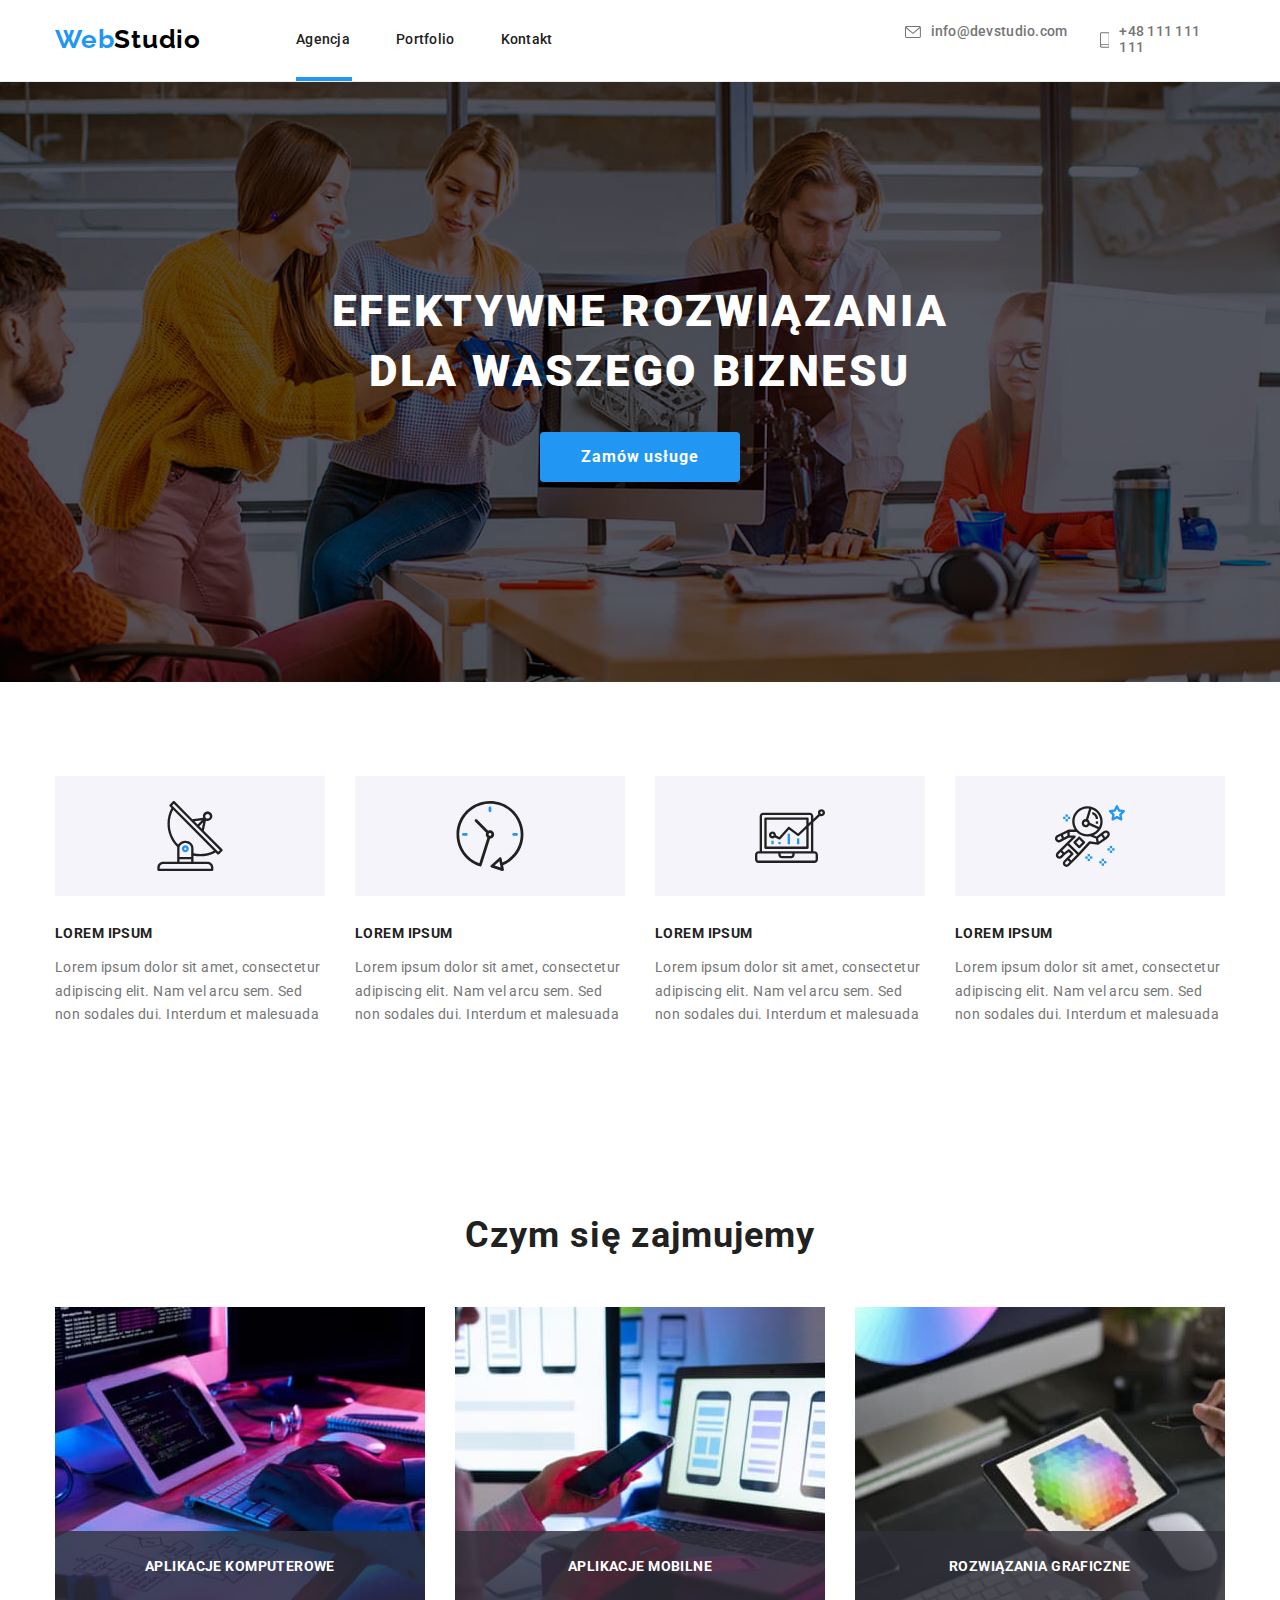
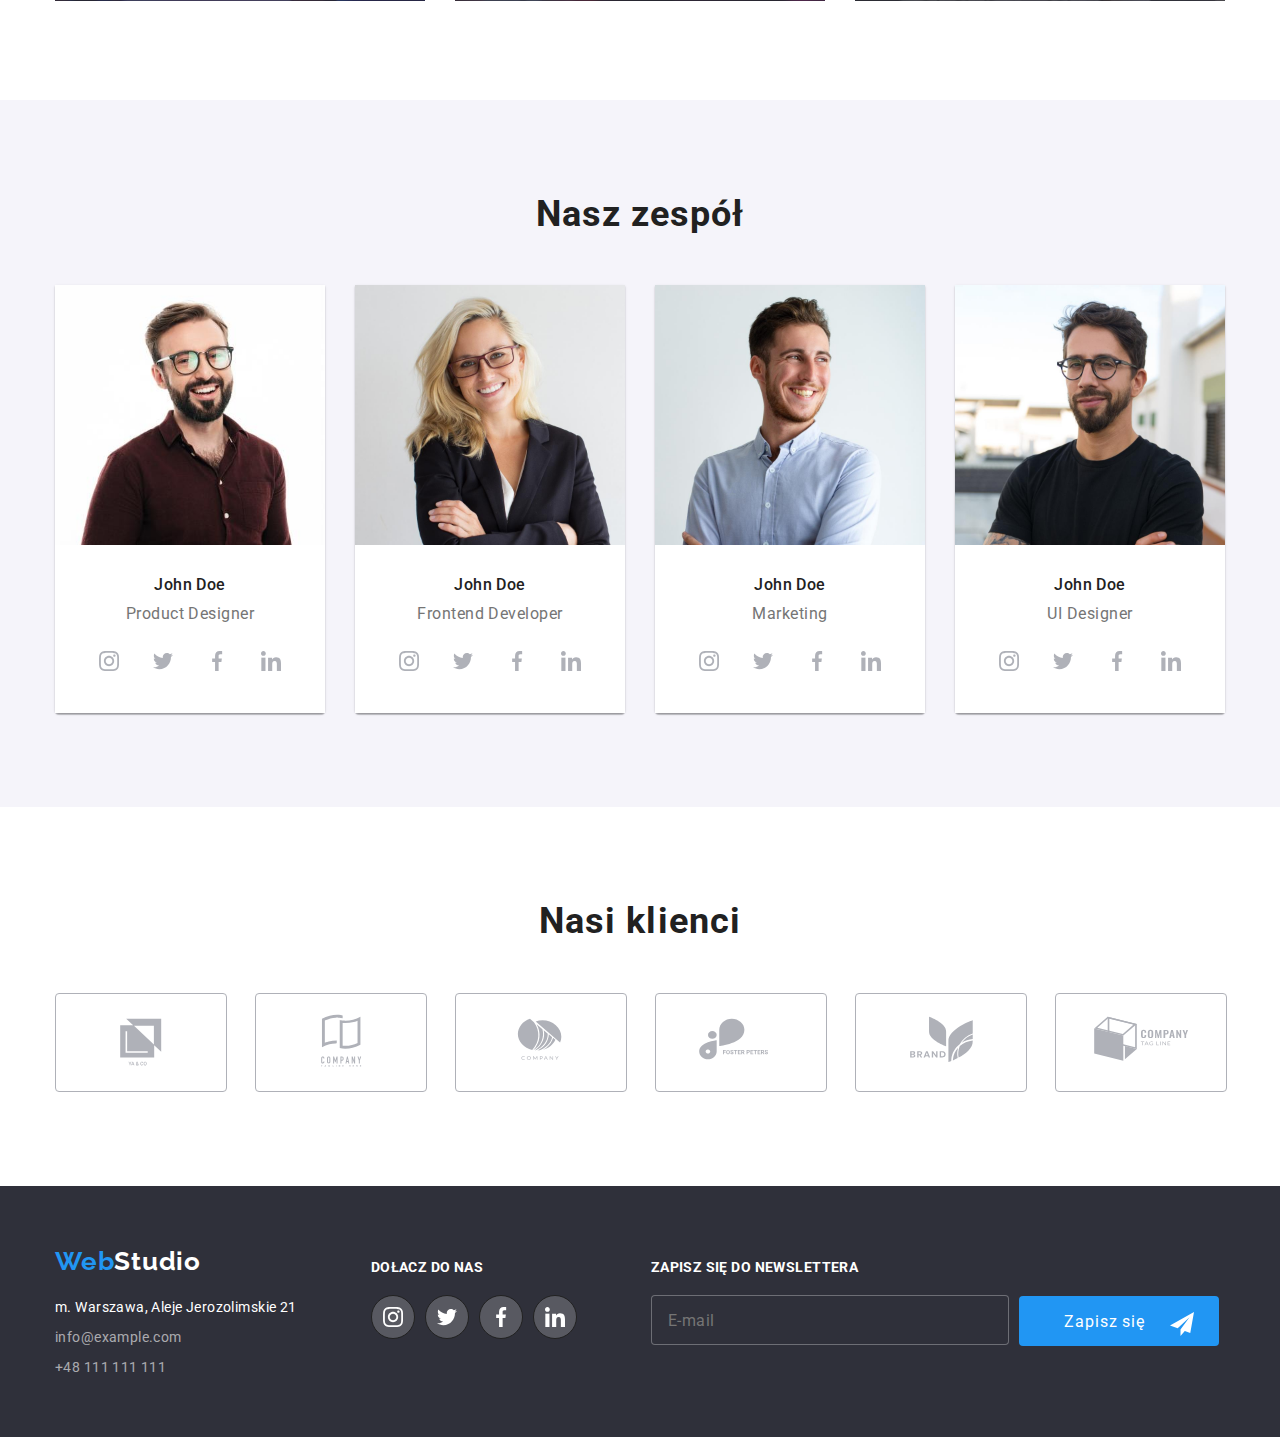
<file: index.html>
<!DOCTYPE html>
<html lang="pl">
  <head>
    <meta charset="UTF-8" />
    <meta http-equiv="X-UA-Compatible" content="IE=edge" />
    <meta name="viewport" content="width=device-width, initial-scale=1.0" />
    <title>Studio</title>
    <link rel="preconnect" href="https://fonts.googleapis.com" />
    <link rel="preconnect" href="https://fonts.gstatic.com" crossorigin />
    <link rel="stylesheet" href="./css/modern-normalize.css" />
    <link
      href="https://fonts.googleapis.com/css2?family=Raleway:wght@700&family=Roboto:wght@400;500;700;900&display=swap"
      rel="stylesheet"
    />
    <link href="./css/main.min.css" rel="stylesheet" />
  </head>
  <body>
    <header class="menu">
      <div class="container">
        <div class="nav-bar">
          <a class="logo" href="index.html"
            ><span class="logo__first-word">Web</span
            ><span class="logo__second-word">Studio</span></a
          >
          <nav class="main-nav">
            <ul class="main-nav__list">
              <li class="main-nav__item">
                <a class="main-nav__link-nav index" href="index.html"
                  >Agencja</a
                >
              </li>
              <li class="main-nav__item">
                <a class="main-nav__link-nav" href="portfolio.html"
                  >Portfolio</a
                >
              </li>
              <li class="main-nav__item">
                <a class="main-nav__link-nav" href="#">Kontakt</a>
              </li>
            </ul>
          </nav>
        </div>
        <ul class="contacts">
          <li class="contacts__item">
            <a class="contacts__link" href="mailto:info@devstudio.com">
              <svg width="16" height="12">
                <use href="./images/icons.svg#icon-envelope"></use>
              </svg>
              info@devstudio.com</a
            >
          </li>
          <li class="contacts__item">
            <a class="contacts__link" href="tel:+48111111111">
              <svg width="10" height="16">
                <use href="./images/icons.svg#icon-smartphone"></use>
              </svg>
              +48 111 111 111</a
            >
          </li>
        </ul>
      </div>
    </header>
    <main>
      <section class="section main-box">
        <div class="container">
          <h1 class="main-box__baner">
            EFEKTYWNE ROZWIĄZANIA DLA WASZEGO BIZNESU
          </h1>
          <button class="main-button" type="button" data-modal-open>
            Zamów usługe
          </button>
        </div>
      </section>
      <section class="section features">
        <div class="container">
          <h2 class="hidden-header">Lorem</h2>
          <ul class="feature-pictures">
            <li class="feature-pictures__item">
              <svg width="70" height="70">
                <use href="./images/icons.svg#icon-antenna"></use>
              </svg>
            </li>
            <li class="feature-pictures__item">
              <svg width="70" height="70">
                <use href="./images/icons.svg#icon-clock"></use>
              </svg>
            </li>
            <li class="feature-pictures__item">
              <svg width="70" height="70">
                <use href="./images/icons.svg#icon-diagram"></use>
              </svg>
            </li>
            <li class="feature-pictures__item">
              <svg width="70" height="70">
                <use href="./images/icons.svg#icon-astronaut"></use>
              </svg>
            </li>
          </ul>

          <ul class="feature-list">
            <li class="feature-list__item">
              <h3 class="feature-list__title">LOREM IPSUM</h3>
              <p class="feature-list__description">
                Lorem ipsum dolor sit amet, consectetur adipiscing elit. Nam vel
                arcu sem. Sed non sodales dui. Interdum et malesuada
              </p>
            </li>
            <li class="feature-list__item">
              <h3 class="feature-list__title">LOREM IPSUM</h3>
              <p class="feature-list__description">
                Lorem ipsum dolor sit amet, consectetur adipiscing elit. Nam vel
                arcu sem. Sed non sodales dui. Interdum et malesuada
              </p>
            </li>
            <li class="feature-list__item">
              <h3 class="feature-list__title">LOREM IPSUM</h3>
              <p class="feature-list__description">
                Lorem ipsum dolor sit amet, consectetur adipiscing elit. Nam vel
                arcu sem. Sed non sodales dui. Interdum et malesuada
              </p>
            </li>
            <li class="feature-list__item">
              <h3 class="feature-list__title">LOREM IPSUM</h3>
              <p class="feature-list__description">
                Lorem ipsum dolor sit amet, consectetur adipiscing elit. Nam vel
                arcu sem. Sed non sodales dui. Interdum et malesuada
              </p>
            </li>
          </ul>
        </div>
      </section>

      <section class="section services">
        <div class="container">
          <h2 class="section-title">Czym się zajmujemy</h2>
          <ul class="images-services">
            <li class="images-services__item">
              <div class="images-services__card">
                <img
                  src="./images/box1.jpg"
                  width="370"
                  height="294"
                  alt="programista piszący kod"
                />
                <div class="images-services__name">
                  <p class="images-services__caption">Aplikacje komputerowe</p>
                </div>
              </div>
            </li>
            <li class="images-services__item">
              <div class="images-services__card">
                <img
                  src="./images/box2.jpg"
                  width="370"
                  height="294"
                  alt="tworzenie aplikacji mobilnej"
                />
                <div class="images-services__name">
                  <p class="images-services__caption">Aplikacje mobilne</p>
                </div>
              </div>
            </li>
            <li class="images-services__item">
              <div class="images-services__card">
                <img
                  src="./images/box3.jpg"
                  width="370"
                  height="294"
                  alt="stylowanie kolorów"
                />
                <div class="images-services__name">
                  <p class="images-services__caption">Rozwiązania graficzne</p>
                </div>
              </div>
            </li>
          </ul>
        </div>
      </section>

      <section class="section team">
        <div class="container">
          <h2 class="section-title">Nasz zespół</h2>
          <ul class="photo-team">
            <li class="photo-team__item">
              <figure class="photo-team__card">
                <div class="photo-team__box">
                  <img
                    src="./images/img1.jpg"
                    width="270"
                    height="260"
                    alt="zdjęcie członka zespołu"
                  />
                </div>
                <figcaption class="photo-team__caption">
                  <p class="photo-team__member-name">John Doe</p>
                  <p class="photo-team__member-position">Product Designer</p>
                  <ul class="social-media social-media--team">
                    <li>
                      <div
                        class="social-media__circle social-media__circle--team"
                      >
                        <svg width="20" height="20">
                          <use href="./images/icons.svg#icon-instagram"></use>
                        </svg>
                      </div>
                    </li>
                    <li>
                      <div
                        class="social-media__circle social-media__circle--team"
                      >
                        <svg width="20" height="20">
                          <use href="./images/icons.svg#icon-twitter"></use>
                        </svg>
                      </div>
                    </li>
                    <li>
                      <div
                        class="social-media__circle social-media__circle--team"
                      >
                        <svg width="20" height="20">
                          <use href="./images/icons.svg#icon-facebook"></use>
                        </svg>
                      </div>
                    </li>
                    <li>
                      <div
                        class="social-media__circle social-media__circle--team"
                      >
                        <svg width="20" height="20">
                          <use href="./images/icons.svg#icon-linkedin"></use>
                        </svg>
                      </div>
                    </li>
                  </ul>
                </figcaption>
              </figure>
            </li>
            <li class="photo-team__item">
              <figure class="photo-team__card">
                <div class="photo-team__box">
                  <img
                    src="./images/img2.jpg"
                    width="270"
                    height="260"
                    alt="zdjęcie członka zespołu"
                  />
                </div>
                <figcaption class="photo-team__caption">
                  <p class="photo-team__member-name">John Doe</p>
                  <p class="photo-team__member-position">Frontend Developer</p>
                  <ul class="social-media social-media--team">
                    <li>
                      <div
                        class="social-media__circle social-media__circle--team"
                      >
                        <svg width="20" height="20">
                          <use href="./images/icons.svg#icon-instagram"></use>
                        </svg>
                      </div>
                    </li>
                    <li>
                      <div
                        class="social-media__circle social-media__circle--team"
                      >
                        <svg width="20" height="20">
                          <use href="./images/icons.svg#icon-twitter"></use>
                        </svg>
                      </div>
                    </li>
                    <li>
                      <div
                        class="social-media__circle social-media__circle--team"
                      >
                        <svg width="20" height="20">
                          <use href="./images/icons.svg#icon-facebook"></use>
                        </svg>
                      </div>
                    </li>
                    <li>
                      <div
                        class="social-media__circle social-media__circle--team"
                      >
                        <svg width="20" height="20">
                          <use href="./images/icons.svg#icon-linkedin"></use>
                        </svg>
                      </div>
                    </li>
                  </ul>
                </figcaption>
              </figure>
            </li>
            <li class="photo-team__item">
              <figure class="photo-team__card">
                <div class="photo-team__box">
                  <img
                    src="./images/img3.jpg"
                    width="270"
                    height="260"
                    alt="zdjęcie członka zespołu"
                  />
                </div>
                <figcaption class="photo-team__caption">
                  <p class="photo-team__member-name">John Doe</p>
                  <p class="photo-team__member-position">Marketing</p>
                  <ul class="social-media social-media--team">
                    <li>
                      <div
                        class="social-media__circle social-media__circle--team"
                      >
                        <svg width="20" height="20">
                          <use href="./images/icons.svg#icon-instagram"></use>
                        </svg>
                      </div>
                    </li>
                    <li>
                      <div
                        class="social-media__circle social-media__circle--team"
                      >
                        <svg width="20" height="20">
                          <use href="./images/icons.svg#icon-twitter"></use>
                        </svg>
                      </div>
                    </li>
                    <li>
                      <div
                        class="social-media__circle social-media__circle--team"
                      >
                        <svg width="20" height="20">
                          <use href="./images/icons.svg#icon-facebook"></use>
                        </svg>
                      </div>
                    </li>
                    <li>
                      <div
                        class="social-media__circle social-media__circle--team"
                      >
                        <svg width="20" height="20">
                          <use href="./images/icons.svg#icon-linkedin"></use>
                        </svg>
                      </div>
                    </li>
                  </ul>
                </figcaption>
              </figure>
            </li>
            <li class="photo-team__item">
              <figure class="photo-team__card">
                <div class="photo-team__box">
                  <img
                    src="./images/img4.jpg"
                    width="270"
                    height="260"
                    alt="zdjęcie członka zespołu"
                  />
                </div>
                <figcaption class="photo-team__caption">
                  <p class="photo-team__member-name">John Doe</p>
                  <p class="photo-team__member-position">UI Designer</p>
                  <ul class="social-media social-media--team">
                    <li>
                      <div
                        class="social-media__circle social-media__circle--team"
                      >
                        <svg width="20" height="20">
                          <use href="./images/icons.svg#icon-instagram"></use>
                        </svg>
                      </div>
                    </li>
                    <li>
                      <div
                        class="social-media__circle social-media__circle--team"
                      >
                        <svg width="20" height="20">
                          <use href="./images/icons.svg#icon-twitter"></use>
                        </svg>
                      </div>
                    </li>
                    <li>
                      <div
                        class="social-media__circle social-media__circle--team"
                      >
                        <svg width="20" height="20">
                          <use href="./images/icons.svg#icon-facebook"></use>
                        </svg>
                      </div>
                    </li>
                    <li>
                      <div
                        class="social-media__circle social-media__circle--team"
                      >
                        <svg width="20" height="20">
                          <use href="./images/icons.svg#icon-linkedin"></use>
                        </svg>
                      </div>
                    </li>
                  </ul>
                </figcaption>
              </figure>
            </li>
          </ul>
        </div>
      </section>

      <section class="section">
        <div class="container">
          <h2 class="section-title">Nasi klienci</h2>
          <ul class="our-customers">
            <li class="our-customers__item">
              <svg class="our-customers__logo" width="170" height="92">
                <use href="./images/icons.svg#icon-Client-1"></use>
              </svg>
            </li>
            <li class="our-customers__item">
              <svg class="our-customers__logo" width="170" height="92">
                <use href="./images/icons.svg#icon-Client-2"></use>
              </svg>
            </li>
            <li class="our-customers__item">
              <svg class="our-customers__logo" width="170" height="92">
                <use href="./images/icons.svg#icon-Client-3"></use>
              </svg>
            </li>
            <li class="our-customers__item">
              <svg class="our-customers__logo" width="170" height="92">
                <use href="./images/icons.svg#icon-Client-4"></use>
              </svg>
            </li>
            <li class="our-customers__item">
              <svg class="our-customers__logo" width="170" height="92">
                <use href="./images/icons.svg#icon-Client-5"></use>
              </svg>
            </li>
            <li class="our-customers__item">
              <svg class="our-customers__logo" width="170" height="92">
                <use href="./images/icons.svg#icon-Client-6"></use>
              </svg>
            </li>
          </ul>
        </div>
      </section>
    </main>
    <footer class="contact-info">
      <div class="container">
        <div class="column1">
          <a class="logo" href="index.html"
            ><span class="logo__first-word">Web</span
            ><span class="logo__second-word logo__second-word--footer"
              >Studio</span
            ></a
          >

          <address class="address">m. Warszawa, Aleje Jerozolimskie 21</address>
          <ul class="footer-contact">
            <li class="footer-contact__item">
              <a class="footer-contact__link" href="mailto:info@example.com">
                info@example.com</a
              >
            </li>
            <li class="footer-contact__item">
              <a class="footer-contact__link" href="tel:+48111111111">
                +48 111 111 111</a
              >
            </li>
          </ul>
        </div>
        <div class="column2">
          <p class="social-paragraph">Dołacz do nas</p>
          <ul class="social-media social-media--footer">
            <li>
              <div class="social-media__circle social-media__circle--footer">
                <svg width="20" height="20">
                  <use href="./images/icons.svg#icon-instagram"></use>
                </svg>
              </div>
            </li>
            <li>
              <div class="social-media__circle social-media__circle--footer">
                <svg width="20" height="20">
                  <use href="./images/icons.svg#icon-twitter"></use>
                </svg>
              </div>
            </li>
            <li>
              <div class="social-media__circle social-media__circle--footer">
                <svg width="20" height="20">
                  <use href="./images/icons.svg#icon-facebook"></use>
                </svg>
              </div>
            </li>
            <li>
              <div class="social-media__circle social-media__circle--footer">
                <svg width="20" height="20">
                  <use href="./images/icons.svg#icon-linkedin"></use>
                </svg>
              </div>
            </li>
          </ul>
        </div>
        <div class="column3">
          <form class="newsletter-form">
            <label class="newsletter-form__paragraph" for="email"
              >Zapisz się do newslettera
              <input
                class="newsletter-form__input"
                type="email"
                id="email"
                placeholder="E-mail"
            /></label>
            <button type="submit" class="newsletter-form__button">
              <span class="newsletter-form__button-caption">Zapisz się</span>
              <svg class="newsletter-form__icon-send" width="24" height="24">
                <use href="images/icons.svg#icon-send"></use>
              </svg>
            </button>
          </form>
        </div>
      </div>
    </footer>

    <!-- MODAL -->

    <div class="backdrop is-hidden" data-modal>
      <div class="modal">
        <p class="modal__title">Zostaw swoje dane w formularzu poniżej</p>
        <form class="modal__form">
          <fieldset class="modal__fieldset">
            <label class="modal__label" for="name">Imię</label>
            <svg class="modal__icon" title width="18" height="18">
              <use href="./images/icons.svg#icon-person"></use>
            </svg>
            <input class="modal__input" type="text" name="name" id="name" />
          </fieldset>

          <fieldset class="modal__fieldset">
            <label class="modal__label" for="phone">Telefon</label>
            <svg class="modal__icon" title width="18" height="18">
              <use href="./images/icons.svg#icon-phone"></use>
            </svg>
            <input class="modal__input" type="tel" name="tel" id="phone" />
          </fieldset>

          <fieldset class="modal__fieldset">
            <label class="modal__label" for="mail">Email</label>
            <svg class="modal__icon" title width="18" height="18">
              <use href="./images/icons.svg#icon-email"></use>
            </svg>
            <input class="modal__input" type="email" name="email" id="mail" />
          </fieldset>

          <fieldset class="modal__fieldset-textarea">
            <label class="modal__label-textarea"
              >Komentarz<textarea
                class="modal__textarea"
                type="textarea"
                name="textarea"
                rows="5"
                placeholder="Wprowadź tekst"
              ></textarea>
            </label>
          </fieldset>

          <fieldset class="modal__fieldset-checkbox">
            <label class="modal__legal-checkbox">
              <input
                class="modal__input-checkbox"
                type="checkbox"
                name="legal"
                id="legal"
              />
              Oświadczam iż akceptuję
              <a class="modal__link-checkbox" href="#">Regulamin</a> i
              <a class="modal__link-checkbox" href="#">Politykę Prywatności</a>
              <span class="modal__checkmark"
                ><svg class="modal__checkmark-icon-sqr" width="16" height="15">
                  <use href="./images/icons.svg#icon-vector-sqr"></use>
                </svg>
              </span>
              <svg class="modal__icon-checkmark" width="13" height="12">
                <use href="./images/icons.svg#icon-vector"></use>
              </svg>
            </label>
          </fieldset>

          <button type="submit" class="modal__form-btn">Wyślij</button>
        </form>

        <button type="button" class="modal__close-btn" data-modal-close>
          <svg class="modal__icon-close" width="18" height="18">
            <use href="./images/icons.svg#icon-close"></use>
          </svg>
        </button>
      </div>
    </div>
    <script src="./js/modal.js"></script>
  </body>
</html>
</file>
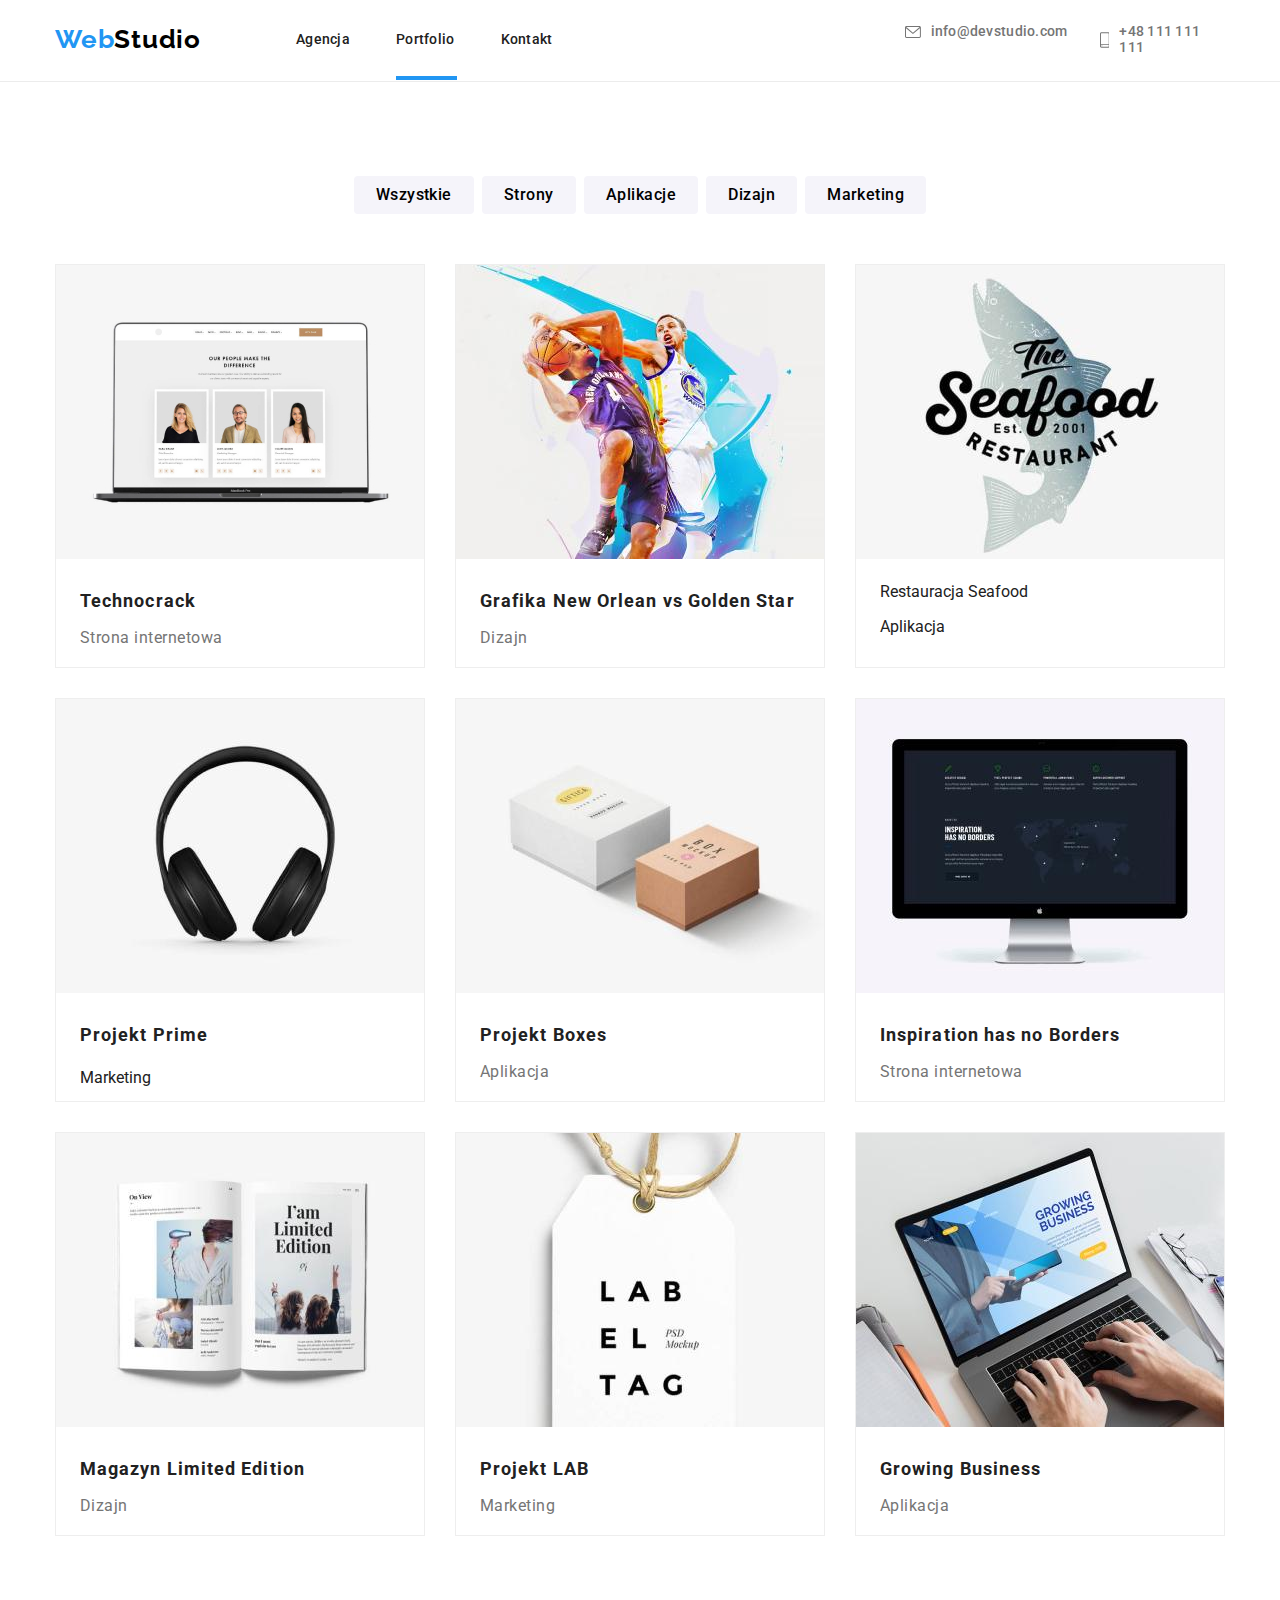
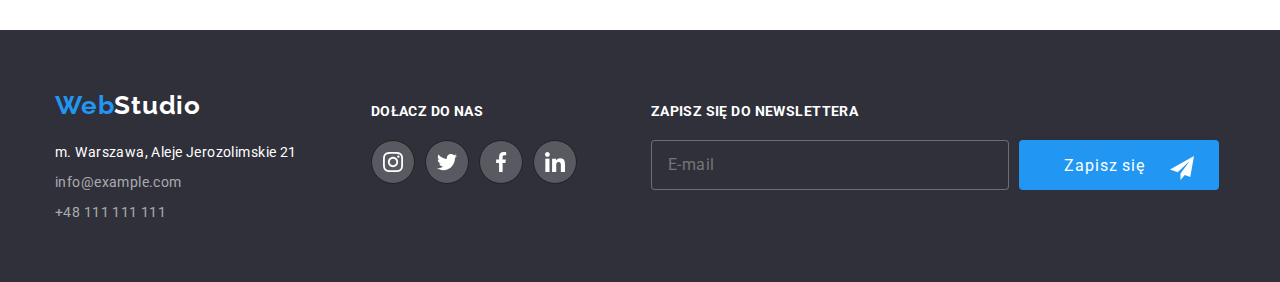
<file: portfolio.html>
<!DOCTYPE html>
<html lang="pl">
  <head>
    <meta charset="UTF-8" />
    <meta http-equiv="X-UA-Compatible" content="IE=edge" />
    <meta name="viewport" content="width=device-width, initial-scale=1.0" />
    <title>Portfolio</title>
    <link rel="preconnect" href="https://fonts.googleapis.com" />
    <link rel="preconnect" href="https://fonts.gstatic.com" crossorigin />
    <link
      href="https://fonts.googleapis.com/css2?family=Raleway:wght@700&family=Roboto:wght@400;500;700;900&display=swap"
      rel="stylesheet"
    />
    <link href="./css/modern-normalize.css" rel="stylesheet" />
    <link href="./css/main.min.css" rel="stylesheet" />
  </head>
  <body>
    <header class="menu">
      <div class="container">
        <div class="nav-bar">
          <a class="logo" href="index.html"
            ><span class="logo__first-word">Web</span
            ><span class="logo__second-word">Studio</span></a
          >
          <nav class="main-nav">
            <ul class="main-nav__list">
              <li class="main-nav__item">
                <a class="main-nav__link-nav" href="index.html">Agencja</a>
              </li>
              <li class="main-nav__item">
                <a class="main-nav__link-nav portfolio" href="portfolio.html"
                  >Portfolio</a
                >
              </li>
              <li class="main-nav__item">
                <a class="main-nav__link-nav" href="#">Kontakt</a>
              </li>
            </ul>
          </nav>
        </div>
        <ul class="contacts">
          <li class="contacts__item">
            <a class="contacts__link" href="mailto:info@devstudio.com">
              <svg width="16" height="12">
                <use href="./images/icons.svg#icon-envelope"></use>
              </svg>
              info@devstudio.com</a
            >
          </li>
          <li class="contacts__item">
            <a class="contacts__link" href="tel:+48111111111">
              <svg width="10" height="16">
                <use href="./images/icons.svg#icon-smartphone"></use>
              </svg>
              +48 111 111 111</a
            >
          </li>
        </ul>
      </div>
    </header>
    <main>
      <section class="section">
        <div class="container">
          <div class="filter">
            <ul class="filter__list">
              <li>
                <button class="filter__button" type="button">Wszystkie</button>
              </li>
              <li>
                <button class="filter__button" type="button">Strony</button>
              </li>
              <li>
                <button class="filter__button" type="button">Aplikacje</button>
              </li>
              <li>
                <button class="filter__button" type="button">Dizajn</button>
              </li>
              <li>
                <button class="filter__button" type="button">Marketing</button>
              </li>
            </ul>
          </div>

          <ul class="projects">
            <li class="projects__item">
              <figure class="projects__card">
                <div class="projects__image">
                  <img
                    src="./images/port1.jpg"
                    width="370"
                    height="294"
                    alt="Ekran przedstawiający stronę internetową"
                  />
                  <div class="projects__overlay">
                    <p class="projects__description">
                      Technocrack jest popularną platformą wykorzystywaną do
                      rozpowszechniania koronawirusa. Firmy wykorzystują tę
                      platformę do celów szpiegowskich i ataków na
                      niezabezpieczone serwery konkurencji
                    </p>
                  </div>
                </div>
                <figcaption class="projects__photo-caption">
                  <p class="projects__name">Technocrack</p>
                  <p class="projects__type">Strona internetowa</p>
                </figcaption>
              </figure>
            </li>
            <li>
              <figure class="projects__card">
                <div class="projects__image">
                  <img
                    src="./images/port2.jpg"
                    width="370"
                    height="294"
                    alt="Grafika z koszykarzami"
                  />
                  <div class="projects__overlay">
                    <p class="projects__description">
                      Technocrack jest popularną platformą wykorzystywaną do
                      rozpowszechniania koronawirusa. Firmy wykorzystują tę
                      platformę do celów szpiegowskich i ataków na
                      niezabezpieczone serwery konkurencji
                    </p>
                  </div>
                </div>
                <figcaption class="projects__photo-caption">
                  <p class="projects__name">
                    Grafika New Orlean vs Golden Star
                  </p>
                  <p class="projects__type">Dizajn</p>
                </figcaption>
              </figure>
            </li>
            <li>
              <figure class="projects__card">
                <div class="projects__image">
                  <img
                    src="./images/port3.jpg"
                    width="370"
                    height="294"
                    alt="Logo restauracji"
                  />
                  <div class="projects__overlay">
                    <p class="projects__description">
                      Technocrack jest popularną platformą wykorzystywaną do
                      rozpowszechniania koronawirusa. Firmy wykorzystują tę
                      platformę do celów szpiegowskich i ataków na
                      niezabezpieczone serwery konkurencji
                    </p>
                  </div>
                </div>
                <figcaption class="projects__photo-caption">
                  <p class="project-name">Restauracja Seafood</p>
                  <p class="project-type">Aplikacja</p>
                </figcaption>
              </figure>
            </li>
            <li>
              <figure class="projects__card">
                <div class="projects__image">
                  <img
                    src="./images/port4.jpg"
                    width="370"
                    height="294"
                    alt="Zdjęcie słuchawek"
                  />
                  <div class="projects__overlay">
                    <p class="projects__description">
                      Technocrack jest popularną platformą wykorzystywaną do
                      rozpowszechniania koronawirusa. Firmy wykorzystują tę
                      platformę do celów szpiegowskich i ataków na
                      niezabezpieczone serwery konkurencji
                    </p>
                  </div>
                </div>
                <figcaption class="projects__photo-caption">
                  <p class="projects__name">Projekt Prime</p>
                  <p class="projecs__type">Marketing</p>
                </figcaption>
              </figure>
            </li>
            <li>
              <figure class="projects__card">
                <div class="projects__image">
                  <img
                    src="./images/port5.jpg"
                    width="370"
                    height="294"
                    alt="Dwa Pudełka"
                  />
                  <div class="projects__overlay">
                    <p class="projects__description">
                      Technocrack jest popularną platformą wykorzystywaną do
                      rozpowszechniania koronawirusa. Firmy wykorzystują tę
                      platformę do celów szpiegowskich i ataków na
                      niezabezpieczone serwery konkurencji
                    </p>
                  </div>
                </div>
                <figcaption class="projects__photo-caption">
                  <p class="projects__name">Projekt Boxes</p>
                  <p class="projects__type">Aplikacja</p>
                </figcaption>
              </figure>
            </li>
            <li>
              <figure class="projects__card">
                <div class="projects__image">
                  <img
                    src="./images/port6.jpg"
                    width="370"
                    height="294"
                    alt="Monitor z stroną internetową"
                  />
                  <div class="projects__overlay">
                    <p class="projects__description">
                      Technocrack jest popularną platformą wykorzystywaną do
                      rozpowszechniania koronawirusa. Firmy wykorzystują tę
                      platformę do celów szpiegowskich i ataków na
                      niezabezpieczone serwery konkurencji
                    </p>
                  </div>
                </div>
                <figcaption class="projects__photo-caption">
                  <p class="projects__name">Inspiration has no Borders</p>
                  <p class="projects__type">Strona internetowa</p>
                </figcaption>
              </figure>
            </li>
            <li>
              <figure class="projects__card">
                <div class="projects__image">
                  <img
                    src="./images/port7.jpg"
                    width="370"
                    height="294"
                    alt="Otwarte strony magazynu"
                  />
                  <div class="projects__overlay">
                    <p class="projects__description">
                      Technocrack jest popularną platformą wykorzystywaną do
                      rozpowszechniania koronawirusa. Firmy wykorzystują tę
                      platformę do celów szpiegowskich i ataków na
                      niezabezpieczone serwery konkurencji
                    </p>
                  </div>
                </div>
                <figcaption class="projects__photo-caption">
                  <p class="projects__name">Magazyn Limited Edition</p>
                  <p class="projects__type">Dizajn</p>
                </figcaption>
              </figure>
            </li>
            <li>
              <figure class="projects__card">
                <div class="projects__image">
                  <img
                    src="./images/port8.jpg"
                    width="370"
                    height="294"
                    alt="Zawieszka z logo"
                  />
                  <div class="projects__overlay">
                    <p class="projects__description">
                      Technocrack jest popularną platformą wykorzystywaną do
                      rozpowszechniania koronawirusa. Firmy wykorzystują tę
                      platformę do celów szpiegowskich i ataków na
                      niezabezpieczone serwery konkurencji
                    </p>
                  </div>
                </div>
                <figcaption class="projects__photo-caption">
                  <p class="projects__name">Projekt LAB</p>
                  <p class="projects__type">Marketing</p>
                </figcaption>
              </figure>
            </li>
            <li>
              <figure class="projects__card">
                <div class="projects__image">
                  <img
                    src="./images/port9.jpg"
                    width="370"
                    height="294"
                    alt="Laptop z dłońmi piszącymi na klawiaturze"
                  />
                  <div class="projects__overlay">
                    <p class="projects__description">
                      Technocrack jest popularną platformą wykorzystywaną do
                      rozpowszechniania koronawirusa. Firmy wykorzystują tę
                      platformę do celów szpiegowskich i ataków na
                      niezabezpieczone serwery konkurencji
                    </p>
                  </div>
                </div>
                <figcaption class="projects__photo-caption">
                  <p class="projects__name">Growing Business</p>
                  <p class="projects__type">Aplikacja</p>
                </figcaption>
              </figure>
            </li>
          </ul>
        </div>
      </section>
    </main>
    <footer class="contact-info">
      <div class="container">
        <div class="column1">
          <a class="logo" href="index.html"
            ><span class="logo__first-word">Web</span
            ><span class="logo__second-word--footer">Studio</span></a
          >

          <address class="address">m. Warszawa, Aleje Jerozolimskie 21</address>
          <ul class="footer-contact">
            <li class="footer-contact__item">
              <a class="footer-contact__link" href="mailto:info@example.com">
                info@example.com</a
              >
            </li>
            <li class="footer-contact__item">
              <a class="footer-contact__link" href="tel:+48111111111">
                +48 111 111 111</a
              >
            </li>
          </ul>
        </div>
        <div class="column2">
          <p class="social-paragraph">Dołacz do nas</p>
          <ul class="social-media social-media--footer">
            <li>
              <div class="social-media__circle social-media__circle--footer">
                <svg width="20" height="20">
                  <use href="./images/icons.svg#icon-instagram"></use>
                </svg>
              </div>
            </li>
            <li>
              <div class="social-media__circle social-media__circle--footer">
                <svg width="20" height="20">
                  <use href="./images/icons.svg#icon-twitter"></use>
                </svg>
              </div>
            </li>
            <li>
              <div class="social-media__circle social-media__circle--footer">
                <svg width="20" height="20">
                  <use href="./images/icons.svg#icon-facebook"></use>
                </svg>
              </div>
            </li>
            <li>
              <div class="social-media__circle social-media__circle--footer">
                <svg width="20" height="20">
                  <use href="./images/icons.svg#icon-linkedin"></use>
                </svg>
              </div>
            </li>
          </ul>
        </div>
        <div class="column3">
          <form class="newsletter-form">
            <label class="newsletter-form__paragraph" for="mail"
              >Zapisz się do newslettera
              <input
                class="newsletter-form__input"
                type="email"
                id="mail"
                placeholder="E-mail"
            /></label>
            <button type="submit" class="newsletter-form__button">
              <span class="newsletter-form__button-caption">Zapisz się</span>
              <svg class="newsletter-form__icon-send" width="24" height="24">
                <use href="images/icons.svg#icon-send"></use>
              </svg>
            </button>
          </form>
        </div>
      </div>
    </footer>
  </body>
</html>
</file>
<file: css/main.min.css>
:root{--black-main: #212121;--second-black: #000000;--main-blue: #2196f3;--background-grey: #2f303a;--main-white: #ffffff;--light-pink: #f5f4fa;--main-silver: #757575;--second-silver: rgba(255, 255, 255, 0.6);--light-grey: #eeeeee;--second-light-grey: #ececec;--icon-color4: #afb1b8;--shadow-grey: rgba(5 5 5 / 0.4);--black-transp: rgba(0, 0, 0, 0.15);--opacity-white: rgba(255, 255, 255, 0.2)}body{font-family:"Roboto",sans-serif;color:var(--black-main);background-color:var(--main-white);position:relative}.hidden-header{position:absolute;visibility:hidden;pointer-events:none;opacity:0}.container{width:1200px;padding-inline:15px;margin:0 auto}.section{padding-block:94px;margin:0;display:flex;justify-content:center}.section-title{font-weight:700;font-size:36px;line-height:1.16;text-align:center;letter-spacing:.03em;margin:0 0 50px 0}ul{list-style:none;padding-left:0;margin-block:0}.backdrop{position:fixed;top:0;left:0;width:100vw;height:100vh;background-color:rgba(0,0,0,.6)}.logo{font-family:"Raleway",sans-serif;font-weight:700;font-size:26px;line-height:1.19;letter-spacing:.03em;-webkit-text-decoration-line:none;text-decoration-line:none}.logo__first-word{color:Var(--main-blue)}.logo__second-word{color:Var(--second-black)}.logo__second-word--footer{color:var(--main-white)}.main-nav{font-weight:500;font-size:14px;line-height:1.14;letter-spacing:.02em;padding:0}.main-nav__list{padding:0;margin:0;display:flex;gap:46px}.main-nav__item{flex-basis:calc((100% - 92px)/3)}.main-nav__link-nav{-webkit-text-decoration-line:none;text-decoration-line:none;color:var(--black-main);position:relative;transition:color 250ms cubic-bezier(0.4, 0, 0.2, 1)}.main-nav__link-nav:hover,.main-nav__link-nav:focus,.main-nav__link-nav:active{color:var(--main-blue)}.portfolio::after{content:"";height:4px;width:104%;position:absolute;left:0;bottom:-33px;background-color:var(--main-blue)}.index::after{content:"";height:4px;width:104%;position:absolute;left:0;bottom:-34px;background-color:var(--main-blue)}.menu{width:100%;padding-bottom:25px;padding-top:24px;border-bottom:1px solid var(--second-light-grey);display:flex;justify-content:center}.menu .container{display:flex;gap:352px;align-items:center}.nav-bar{display:flex;gap:95px;align-items:center}.contacts{display:flex;gap:32px}.contacts__item{flex-basis:calc((100% - 30px)/2)}.contacts__link{font-weight:500;font-size:14px;line-height:1.14;letter-spacing:.02em;color:var(--main-silver);-webkit-text-decoration-line:none;text-decoration-line:none;display:flex;align-items:center;gap:10px;transition:color 250ms cubic-bezier(0.4, 0, 0.2, 1),stroke 250 ms cubic-bezier(0.4, 0, 0.2, 1)}.contacts__link:focus,.contacts__link:hover{color:var(--main-blue);stroke:var(--main-blue)}.main-box{background-image:linear-gradient(90deg, var(--shadow-grey), var(--shadow-grey)),url(../images/img.jpg);max-width:100%;background-repeat:no-repeat;background-position:center;background-size:cover,1600px}.main-box__baner{font-weight:900;font-size:44px;line-height:1.36;text-align:center;letter-spacing:.06em;text-transform:uppercase;width:696px;color:var(--main-white);margin:0}.main-box .container{display:flex;align-items:center;flex-direction:column;gap:30px;padding-block:106px}.main-button{background-color:var(--main-blue);font-weight:700;font-size:16px;line-height:1.88;text-align:center;letter-spacing:.06em;color:var(--main-white);border:none;border-radius:4px;box-shadow:0px 4px 4px var(--black-transp);cursor:pointer;padding-block:10px;width:200px;transition:background-color 250ms cubic-bezier(0.4, 0, 0.2, 1)}.main-button:hover{background-color:var(--main-silver)}.modal{position:absolute;top:50%;left:50%;translate:-50% -50%;width:528px;height:581px;background-color:#fff;border:2px solide var(--second-black);border-radius:4px;opacity:inherit;visibility:inherit;transition-property:visibility,opacity;transition-duration:1s;transition-timing-function:cubic-bezier(0.4, 0, 0.2, 1);padding:40px}.modal__close-btn{position:absolute;top:8px;right:8px;width:30px;height:30px;border-radius:50%;border:1px solid rgba(0,0,0,.1);cursor:pointer;background-color:var(--main-white)}.modal__icon-close{position:absolute;right:5px;top:5px}.modal__fieldset{position:relative;width:448px;height:40px;padding:0;margin:28px 0 0;border:1px solid rgba(33,33,33,.2);border-radius:4px}.modal__title{text-align:center;font-size:20px;font-weight:700;line-height:1.17;margin:0}.modal__form{display:flex;flex-direction:column}.modal__icon{fill:var(--black-main);margin-right:5px;width:18px;height:18px;margin-block:11px;margin-left:12px}.modal__label{position:absolute;top:-18px;left:0;font-size:12px;color:var(--main-silver)}.modal__form-btn{width:200px;height:50px;background-color:var(--main-blue);font-size:16px;font-weight:700;line-height:1.88;letter-spacing:.06em;color:var(--main-white);align-content:center;border-radius:4px;border:none;margin-top:30px;align-self:center;cursor:pointer;box-shadow:1px 0px 2px rgba(0,0,0,.2),1px 0px 1px rgba(0,0,0,.14),3px 0px 1px rgba(0,0,0,.12)}.modal__input{position:absolute;top:10px;left:42px;width:400px;border:0;outline:none;background-color:rgba(0,0,0,0);font-size:16px}.modal__input::-moz-placeholder{color:rgba(117,117,117,.5);font-size:12px}.modal__input:-ms-input-placeholder{color:rgba(117,117,117,.5);font-size:12px}.modal__input::placeholder{color:rgba(117,117,117,.5);font-size:12px}.modal__fieldset:has(.modal__input:focus){border-color:var(--main-blue)}.modal__fieldset:has(.modal__input:focus) .modal__icon{fill:var(--main-blue)}.modal__fieldset-textarea{width:448px;height:120px;padding:12px 16px 12px;padding:0;margin:28px 0 0;border:1px solid rgba(33,33,33,.2);border-radius:4px;position:relative}.modal__fieldset-textarea:has(.modal__textarea:focus){border-color:var(--main-blue)}.modal__label-textarea{position:absolute;top:-18px;left:0;font-size:12px;color:var(--main-silver)}.modal__textarea{position:absolute;top:28px;left:16px;width:416px;height:96px;border:none;outline:none;font-size:16px;line-height:1.17;background-color:rgba(0,0,0,0);resize:none}.modal__textarea::-moz-placeholder{color:rgba(117,117,117,.5);font-size:12px}.modal__textarea:-ms-input-placeholder{color:rgba(117,117,117,.5);font-size:12px}.modal__textarea::placeholder{color:rgba(117,117,117,.5);font-size:12px}.modal__textarea::-moz-placeholder{color:rgba(117,117,117,.5);font-size:12px}.modal__textarea:-ms-input-placeholder{color:rgba(117,117,117,.5);font-size:12px}.modal__textarea::placeholder{color:rgba(117,117,117,.5);font-size:12px}.modal__fieldset-checkbox{position:relative;border:none;padding:0;margin:20px 0 0;align-self:center}.modal__legal-checkbox{position:relative;font-size:14px;line-height:1.71;color:var(--main-silver);letter-spacing:.03em;padding-left:23px;cursor:pointer}.modal__link-checkbox{color:var(--main-blue)}.modal__input-checkbox{position:absolute;width:0;height:0;left:0;top:1px;cursor:pointer;opacity:0}.modal__checkmark{position:absolute;width:15px;height:14px;left:0px;top:0px}.modal__icon-checkmark{position:absolute;left:2px;top:1px;fill:var(--main-white);opacity:0;transition:opacity .25s}.modal__checkmark-icon-sqr{position:absolute;top:0px}.modal__input-checkbox:checked~.modal__icon-checkmark{opacity:1}.modal__input-checkbox:checked~.modal__checkmark{background-color:var(--main-blue);stroke:var(--main-blue)}.is-hidden{opacity:0;visibility:hidden;pointer-events:none}.feature-pictures{display:flex;gap:30px;margin-bottom:30px}.feature-pictures__item{flex-basis:calc((100% - 90px)/4);padding-block:25px;background-color:var(--light-pink);display:flex;justify-content:center}.feature-list{display:flex;gap:30px}.feature-list__item{flex-basis:calc((100% - 90px)/4)}.feature-list__title{font-size:14px;line-height:1.14;letter-spacing:.03em;text-transform:uppercase;margin-block:0}.feature-list__description{font-size:14px;line-height:1.71;letter-spacing:.03em;color:var(--main-silver);margin-bottom:0}.images-services{display:flex;gap:30px}.images-services__item{flex-basis:calc((100% - 60px)/3)}.images-services__card{position:relative}.images-services__name{position:absolute;left:0;bottom:5px;width:100%;height:70px;background-color:rgba(47,48,58,.8);padding-block:27px}.images-services__caption{line-height:1.17;font-size:14px;font-weight:700;font-style:bold;text-transform:uppercase;color:var(--main-white);text-align:center;margin:0;letter-spacing:.03em}.social-media{display:flex;gap:10px}.social-media--team{padding:16px 32px 0px;color:var(--icon-color4)}.social-media__circle{display:flex;justify-content:center;align-items:center;width:44px;height:44px;border:1px solid;border-radius:50%;cursor:pointer;transition:background-color 250ms cubic-bezier(0.4, 0, 0.2, 1)}.social-media__circle--footer{background-color:var(--opacity-white);--color4: var(--main-white)}.social-media__circle--team{border-color:var(--main-white);--color4: currentColor;transition:fill 250ms cubic-bezier(0.4, 0, 0.2, 1)}.social-media__circle--team:hover,.social-media__circle--team:focus{--color4: var(--main-white)}.social-media__circle:hover,.social-media__circle:focus{background-color:var(--main-blue)}.team{background-color:var(--light-pink)}.photo-team{display:flex;gap:30px}.photo-team__item{flex-basis:calc((100% - 90px)/4)}.photo-team__card{box-shadow:0px 1px 3px rgba(0,0,0,.12),0px 1px 1px rgba(0,0,0,.14),0px 2px 1px rgba(0,0,0,.2);border-radius:0px 0px 4px 4px;margin:0}.photo-team__box{display:flex}.photo-team__caption{padding-block:30px;background-color:var(--main-white)}.photo-team__member-name{font-weight:500;font-size:16px;line-height:1.19;text-align:center;letter-spacing:.03em;margin:0 0 10px 0}.photo-team__member-position{font-size:16px;line-height:1.19;text-align:center;letter-spacing:.03em;color:var(--main-silver);margin:0}.our-customers{display:flex;gap:28px;color:var(--icon-color4)}.our-customers__item{border:1px solid var(--icon-color4);border-radius:4px;cursor:pointer;--color4: currentColor;transition:fill 250ms cubic-bezier(0.4, 0, 0.2, 1),border-color 250ms cubic-bezier(0.4, 0, 0.2, 1)}.our-customers__item:hover{--color4: var(--main-blue);border-color:var(--main-blue)}.our-customers__logo:hover{--color4: var(--main-blue);border-color:var(--main-blue)}.contact-info{background:var(--background-grey);width:100%;padding-block:60px}.contact-info .container{display:flex;gap:74px}.address{font-style:normal;font-size:14px;line-height:1.71;letter-spacing:.03em;color:var(--main-white);margin-top:20px;height:21px}.footer-contact__item{margin-top:9px;height:21px}.footer-contact__link{font-size:14px;line-height:1.71;letter-spacing:.03em;-webkit-text-decoration-line:none;text-decoration-line:none;color:var(--second-silver);transition:color 250ms cubic-bezier(0.4, 0, 0.2, 1)}.footer-contact__link:hover,.footer-contact__link:focus{color:var(--main-blue)}.social-paragraph{font-weight:700;font-size:14px;line-height:1.14;letter-spacing:.03em;text-transform:uppercase;color:var(--main-white);margin-bottom:20px}.newsletter-form{width:570px;height:100px;color:var(--main-white);border:none;padding:0;display:flex;gap:10px}.newsletter-form__paragraph{font-weight:700;font-size:14px;line-height:1.14;letter-spacing:.03em;text-transform:uppercase;margin:14px 0 0;gap:20px;display:flex;flex-direction:column}.newsletter-form__input{width:358px;height:50px;background-color:var(--background-grey);border-radius:4px;border:1px solid rgba(255,255,255,.3);padding-left:16px;font-size:16px;line-height:1.25;letter-spacing:.03em;color:var(--main-white);cursor:pointer}.newsletter-form__button{background-color:var(--main-blue);color:var(--main-white);border-radius:4px;width:200px;height:50px;font-size:16px;font-style:bold;line-height:1.6;cursor:pointer;letter-spacing:.06em;padding:10px 28px 10px 42px;border:0;position:relative;align-self:flex-end}.newsletter-form__button-caption{position:absolute;left:45px;top:13px}.newsletter-form__icon-send{position:absolute;left:151px;top:16px}.filter__list{display:flex;justify-content:center;margin:0 0 50px;gap:8px}.filter__button{font-weight:500;font-size:16px;line-height:1.62;text-align:center;letter-spacing:.03em;background-color:var(--light-pink);border:none;border-radius:4px;cursor:pointer;padding:6px 22px;transition:background-color 250ms cubic-bezier(0.4, 0, 0.2, 1),color 250ms cubic-bezier(0.4, 0, 0.2, 1),box-shodow 250ms cubic-bezier(0.4, 0, 0.2, 1)}.filter__button:hover,.filter__button:focus{background-color:var(--main-blue);color:var(--main-white);box-shadow:0px 3px 1px rgba(0,0,0,.1),0px 1px 2px rgba(0,0,0,.08),0px 2px 2px rgba(0,0,0,.12)}.projects{display:flex;flex-wrap:wrap;justify-content:center;gap:30px}.projects__item{flex-basis:calc((100% - 60px)/3)}.projects__overlay{position:absolute;top:0;left:0;width:100%;height:100%;transform:translateY(100%);background-color:var(--main-blue);opacity:.9;transition:transform 250ms ease}.projects__description{color:var(--main-white);font-size:18px;line-height:1.33;letter-spacing:.03em;margin:49px 45px 49px 24px}.projects__card:hover .projects__overlay{transform:translateY(0)}.projects__image{position:relative;overflow:hidden}.projects__name{font-weight:700;font-size:18px;line-height:2;letter-spacing:.06em;margin:0}.projects__type{font-size:16px;line-height:1.88;letter-spacing:.03em;color:var(--main-silver);margin:0;margin-top:4px}.projects__photo-caption{margin:20px 24px}.projects__card{width:370px;height:404px;border-style:solid;border-width:1px;border-color:var(--light-grey);margin:0;cursor:pointer;transition:box-shadow 250ms cubic-bezier(0.4, 0, 0.2, 1)}.projects__card:hover{box-shadow:0px 1px 1px rgba(0,0,0,.12),0px 4px 4px rgba(0,0,0,.06),1px 4px 6px rgba(0,0,0,.16)}/*# sourceMappingURL=main.min.css.map */
</file>
